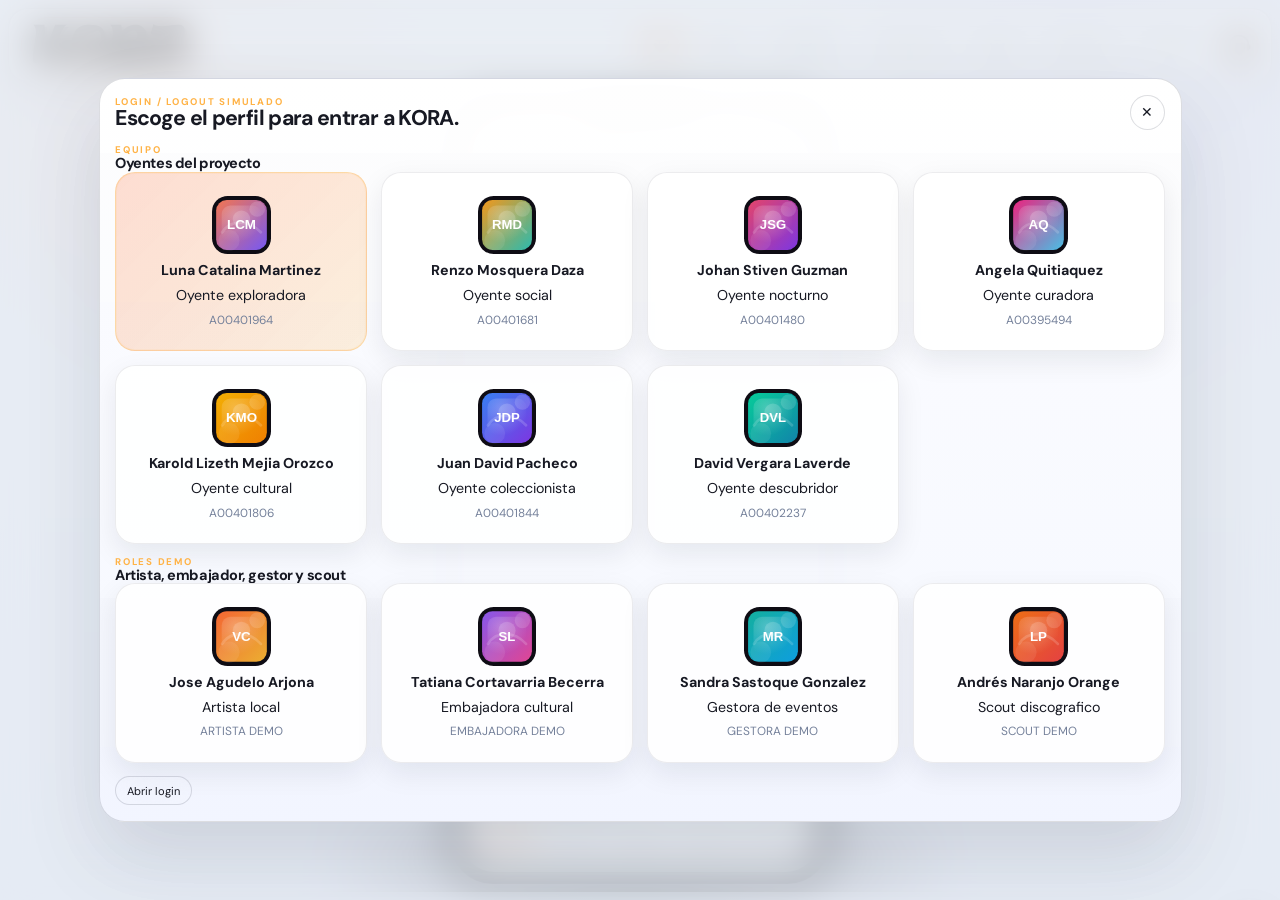
<file: index.html>
<!DOCTYPE html>
    <html lang="es">
    <head>
        <meta charset="UTF-8">
        <meta name="viewport" content="width=device-width, initial-scale=1.0">
        <title>KORA · prototipo app demo</title>
        <link rel="icon" href="assets/img/icono.svg" type="image/svg+xml">
        <link rel="preconnect" href="https://fonts.googleapis.com">
        <link rel="preconnect" href="https://fonts.gstatic.com" crossorigin>
        <link href="https://fonts.googleapis.com/css2?family=Syne:wght@500;700;800&family=DM+Sans:wght@400;500;700&display=swap" rel="stylesheet">
        <script>try{const raw=localStorage.getItem('kora-prototype-v3-state');const parsed=raw?JSON.parse(raw):null;document.documentElement.dataset.theme=parsed?.settings?.themeMode==='dark'?'dark':'light';document.documentElement.dataset.immersive=parsed?.immersive?'true':'false';}catch(error){document.documentElement.dataset.theme='light';document.documentElement.dataset.immersive='false';}</script>
        <link rel="stylesheet" href="assets/css/styles.css">
    </head>
    <body>
    <div class="app-page">
        <header class="shell-toolbar">
            <div class="brand-lockup brand-lockup--shell" data-go-home tabindex="0" role="button" aria-label="Ir al inicio de KORA">
          <span class="brand-word-wrap">
            <img class="brand-word" src="assets/img/logo.svg" alt="KORA">
          </span>
            </div>
            <div class="shell-actions">
                <div class="device-switches" role="tablist" aria-label="Cambiar dispositivo">
                    <button class="toolbar-btn is-active" type="button" data-device-option="phone">Celular</button>
                    <button class="toolbar-btn" type="button" data-device-option="tablet">Tablet</button>
                    <button class="toolbar-btn" type="button" data-device-option="desktop">Computador</button>
                </div>
                <div class="toolbar-utilities">
                    <button class="toolbar-btn" type="button" data-theme-toggle>Modo oscuro</button>
                    <button class="toolbar-btn" type="button" data-expand-toggle>Expandir</button>
                    <button class="toolbar-btn" type="button" data-open-login>Perfiles demo</button>
                    <button class="toolbar-btn" type="button" data-reset-state>Reiniciar</button>
                </div>
                <span class="brand-mark--shell" data-go-home tabindex="0" role="button" aria-label="Ir al inicio de KORA">
                    <img src="assets/img/icono.svg" alt="Marca KORA">
                </span>
            </div>
        </header>
    
        <main class="stage">
            <section class="device-shell">
                <div class="device-frame" data-device-frame="phone">
                    <div class="device-hardware">
                        <div class="device-notch"></div>
                        <div class="device-camera"></div>
                        <div class="device-speaker"></div>
                        <div class="device-tablet-bar"></div>
                        <div class="device-led"></div>
                    </div>
    
                    <div class="device-screen">
                        <div class="app-surface" data-device-shell data-device="phone">
                            <aside class="app-sidebar">
                                <div class="sidebar-brand">
                                    <div class="sidebar-brand-lockup" data-go-home tabindex="0" role="button" aria-label="Ir al inicio de KORA">
                                        <img src="assets/img/icono.svg" alt="Marca KORA">
                                    </div>
                                    <button class="profile-chip" type="button" data-open-login>
                                        <img src="assets/img/luna-catalina-martinez.svg" alt="Perfil" data-profile-avatar>
                                        <div>
                                            <strong data-profile-name>Luna Catalina Martinez</strong>
                                            <span data-profile-role>Oyente exploradora</span>
                                        </div>
                                    </button>
                                </div>
    
                                <nav class="sidebar-nav" aria-label="Secciones">
                                    <button class="nav-link is-active" type="button" data-view-target="discover">Descubrir</button>
                                    <button class="nav-link" type="button" data-view-target="player">Player</button>
                                    <button class="nav-link" type="button" data-view-target="events">Eventos</button>
                                    <button class="nav-link" type="button" data-view-target="community">Comunidad</button>
                                    <button class="nav-link" type="button" data-view-target="profile">Perfil</button>
                                </nav>
    
                                <div class="sidebar-stack">
                                    <article class="panel-card compact-card">
                                        <p class="eyebrow">Cuenta activa</p>
                                        <strong data-profile-level>Nivel demo</strong>
                                        <div class="pill-row">
                                            <span class="mini-pill">XP <strong data-profile-xp>0</strong></span>
                                            <span class="mini-pill">Racha <strong data-profile-streak>0</strong></span>
                                        </div>
                                    </article>
                                    <article class="panel-card compact-card">
                                        <p class="eyebrow">Accesos</p>
                                        <div class="sidebar-actions">
                                            <button class="soft-btn" type="button" data-open-settings>Ajustes</button>
                                            <button class="soft-btn" type="button" data-open-team>Equipo KORA</button>
                                        </div>
                                    </article>
                                </div>
                            </aside>
    
                            <div class="status-bar">
                                <span data-live-time>00:00</span>
                                <div class="status-icons">
                                    <span>5G</span>
                                    <span class="status-icon status-icon--signal"></span>
                                    <span class="status-icon"></span>
                                    <span class="status-icon status-icon--battery"></span>
                                </div>
                            </div>
    
                            <header class="app-header">
                                <div class="device-brandbar" data-go-home tabindex="0" role="button" aria-label="Ir al inicio de KORA">
                                    <img src="assets/img/icono.svg" alt="Marca KORA">
                                </div>
                                <div class="profile-main">
                                    <img src="assets/img/luna-catalina-martinez.svg" alt="Perfil" class="profile-main-avatar" data-profile-avatar>
                                    <div>
                                        <p class="eyebrow">KORA demo</p>
                                        <h1 class="app-title" data-profile-name>Luna Catalina Martinez</h1>
                                        <p class="profile-sub" data-profile-role>Oyente exploradora</p>
                                    </div>
                                </div>
                                <div class="header-actions">
                                    <button class="icon-btn" type="button" aria-label="Cambiar tema" data-theme-toggle-icon>☾</button>
                                    <button class="icon-btn" type="button" aria-label="Expandir interfaz" title="Expandir" data-expand-toggle-icon>⤢</button>
                                    <button class="icon-btn" type="button" aria-label="Abrir ajustes" data-open-settings>⚙</button>
                                </div>
                            </header>
    
                            <button class="icon-btn immersive-fab" type="button" aria-label="Expandir interfaz" title="Expandir" data-expand-toggle-icon>⤢</button>
    
                            <section class="app-main content-scroll">
                                <section class="view is-active" data-view="discover">
                                    <article class="hero-card" data-featured-card></article>
                                    <article class="panel-card role-demo-spotlight hidden" data-role-demo-spotlight></article>
    
                                    <div class="section-head">
                                        <div>
                                            <p class="eyebrow">Capsulas</p>
                                            <h2 class="section-title">Descubrir con contexto</h2>
                                        </div>
                                        <button class="soft-btn small-btn" type="button" data-cycle-capsules>Siguiente</button>
                                    </div>
                                    <div class="capsule-feed" data-capsule-feed></div>
    
                                    <div class="dual-grid">
                                        <article class="panel-card">
                                            <div class="panel-head">
                                                <strong>Tablero de hallazgos</strong>
                                                <span class="mini-pill" data-saved-count>0</span>
                                            </div>
                                            <div class="stack-list" data-saved-board></div>
                                        </article>
                                        <article class="panel-card">
                                            <div class="panel-head">
                                                <strong>Etiquetas culturales</strong>
                                                <span class="mini-pill">curaduria local</span>
                                            </div>
                                            <div class="tag-cloud" data-discover-tags></div>
                                            <p class="helper-copy">Las cápsulas priorizan identidad local, validación rápida y contexto cultural.</p>
                                        </article>
                                    </div>
                                </section>
    
                                <section class="view" data-view="player">
                                    <article class="player-card">
                                        <img class="player-cover" src="assets/img/cover-valentina-cruz.svg" alt="Cover" data-player-cover>
                                        <div class="player-meta">
                                            <p class="eyebrow">Capsula activa</p>
                                            <h2 data-player-track>Rio de Fuego</h2>
                                            <p data-player-name>Valentina Cruz · R&B afrolatino</p>
                                            <p class="player-story" data-player-story></p>
                                            <div class="pill-row">
                                                <span class="mini-pill" data-player-duration>2:00</span>
                                                <span class="mini-pill" data-player-match>94% match</span>
                                                <button class="mini-pill interactive-pill" type="button" data-toggle-preview>Full demo</button>
                                            </div>
                                        </div>
                                    </article>
    
                                    <article class="panel-card">
                                        <div class="audio-progress-wrap">
                                            <input type="range" min="0" max="120" step="0.1" value="0" data-player-range>
                                            <div class="player-times">
                                                <span data-player-current>0:00</span>
                                                <span data-player-total>2:00</span>
                                            </div>
                                        </div>
                                        <div class="player-controls">
                                            <button class="icon-btn big-icon" type="button" data-player-prev aria-label="Anterior">⟨</button>
                                            <button class="primary-btn player-toggle" type="button" data-player-toggle>Reproducir</button>
                                            <button class="icon-btn big-icon" type="button" data-player-next aria-label="Siguiente">⟩</button>
                                        </div>
                                        <div class="player-actions">
                                            <button class="soft-btn" type="button" data-player-like>Like</button>
                                            <button class="soft-btn" type="button" data-player-save>Guardar</button>
                                            <button class="soft-btn" type="button" data-player-share>Compartir</button>
                                        </div>
                                    </article>
    
                                    <div class="dual-grid">
                                        <article class="panel-card">
                                            <div class="panel-head">
                                                <strong>Cola demo</strong>
                                                <span class="mini-pill">audio real</span>
                                            </div>
                                            <div class="queue-list" data-player-queue></div>
                                        </article>
                                        <article class="panel-card">
                                            <div class="panel-head">
                                                <strong>Lectura rapida</strong>
                                                <span class="mini-pill">barrio / escena / idioma</span>
                                            </div>
                                            <div class="insight-stack" data-player-insights></div>
                                        </article>
                                    </div>
    
                                    <div class="dual-grid dual-grid--reviews">
                                        <article class="panel-card">
                                            <div class="panel-head">
                                                <strong>Reseñas y cápsulas</strong>
                                                <span class="mini-pill" data-review-summary-count>0 reseñas</span>
                                            </div>
                                            <div class="review-summary" data-player-review-summary></div>
                                            <form class="review-form" data-review-form></form>
                                        </article>
                                        <article class="panel-card">
                                            <div class="panel-head">
                                                <strong>Comunidad</strong>
                                                <span class="mini-pill" data-review-average>Sin rating</span>
                                            </div>
                                            <div class="review-list" data-review-list></div>
                                        </article>
                                    </div>
                                </section>
    
                                <section class="view" data-view="events">
                                    <div class="dual-grid dual-grid--events">
                                        <article class="map-card panel-card">
                                            <div class="panel-head">
                                                <strong>Mapa de eventos</strong>
                                                <span class="mini-pill">sin GPS real</span>
                                            </div>
                                            <div class="map-surface" data-event-map></div>
                                        </article>
                                        <article class="panel-card" data-event-preview></article>
                                    </div>
    
                                    <article class="panel-card">
                                        <div class="panel-head">
                                            <strong>Ruta territorial</strong>
                                            <span class="mini-pill" data-event-count>0 eventos</span>
                                        </div>
                                        <div class="events-grid" data-events-list></div>
                                    </article>
                                </section>
    
                                <section class="view" data-view="community">
                                    <div class="dual-grid dual-grid--community">
                                        <article class="panel-card" data-playlist-card></article>
                                        <article class="panel-card panel-card--share">
                                            <details class="community-share-disclosure" data-community-share-details>
                                                <summary class="panel-head community-share-summary">
                                                    <strong>Compartir cápsula</strong>
                                                    <span class="community-share-summary-actions">
                                                        <span class="mini-pill community-share-state community-share-state--closed">Expandir</span>
                                                        <span class="mini-pill community-share-state community-share-state--open">Ocultar</span>
                                                    </span>
                                                </summary>
                                                <div class="community-share-panel">
                                                    <div class="share-grid" data-share-grid></div>
                                                    <div class="community-actions">
                                                        <button class="primary-btn" type="button" data-add-playlist>Aportar a playlist</button>
                                                        <button class="soft-btn" type="button" data-open-team>Ver equipo</button>
                                                    </div>
                                                </div>
                                            </details>
                                        </article>
                                    </div>
    
                                    <div class="dual-grid">
                                        <article class="panel-card">
                                            <div class="panel-head">
                                                <strong>Ranking de usuarios</strong>
                                                <span class="mini-pill">gamificacion</span>
                                            </div>
                                            <div class="stack-list" data-user-leaderboard></div>
                                        </article>
                                        <article class="panel-card">
                                            <div class="panel-head">
                                                <strong>Ranking de artistas</strong>
                                                <span class="mini-pill">visibilidad local</span>
                                            </div>
                                            <div class="stack-list" data-artist-leaderboard></div>
                                        </article>
                                    </div>
                                </section>
    
                                <section class="view" data-view="profile">
                                    <article class="panel-card role-demo-workspace hidden" data-role-demo-workspace></article>
    
                                    <div class="dual-grid dual-grid--profile">
                                        <article class="panel-card" data-profile-overview></article>
                                        <article class="panel-card">
                                            <div class="panel-head">
                                                <strong>Sellos y logros</strong>
                                                <span class="mini-pill">pasaporte</span>
                                            </div>
                                            <div class="stamp-grid" data-stamps-grid-main></div>
                                            <button class="soft-btn full-btn" type="button" data-open-team>Equipo KORA</button>
                                        </article>
                                    </div>
    
                                    <div class="dual-grid">
                                        <article class="panel-card">
                                            <div class="panel-head">
                                                <strong>Mis favoritos</strong>
                                                <span class="mini-pill">guardados</span>
                                            </div>
                                            <div class="favorites-grid" data-favorite-list></div>
                                        </article>
                                        <article class="panel-card">
                                            <div class="panel-head">
                                                <strong>Badges activos</strong>
                                                <span class="mini-pill">perfil</span>
                                            </div>
                                            <div class="tag-cloud" data-badge-list></div>
                                            <div class="profile-actions">
                                                <button class="soft-btn" type="button" data-open-settings>Editar ajustes</button>
                                                <button class="soft-btn" type="button" data-open-login>Cambiar perfil</button>
                                            </div>
                                        </article>
                                    </div>
                                </section>
                            </section>
    
                            <aside class="app-rail content-scroll">
                                <article class="panel-card" data-now-playing-card></article>
                                <article class="panel-card">
                                    <div class="panel-head">
                                        <strong>Misiones</strong>
                                        <span class="mini-pill">objetivos</span>
                                    </div>
                                    <div class="missions-list" data-missions-list></div>
                                </article>
                                <article class="panel-card">
                                    <div class="panel-head">
                                        <strong>Pasaporte cultural</strong>
                                        <span class="mini-pill">sellos</span>
                                    </div>
                                    <div class="stamp-grid" data-stamps-grid-rail></div>
                                </article>
                            </aside>
    
                            <nav class="bottom-nav" aria-label="Navegacion movil">
                                <button class="is-active" type="button" data-view-target="discover" aria-label="Inicio" title="Inicio">
                                    <svg viewBox="0 0 24 24" aria-hidden="true"><path d="M3 10.5 12 3l9 7.5"></path><path d="M5.5 9.5V21h13V9.5"></path><path d="M9.5 21v-6h5v6"></path></svg>
                                </button>
                                <button type="button" data-view-target="player" aria-label="Player" title="Player">
                                    <svg viewBox="0 0 24 24" aria-hidden="true"><circle cx="12" cy="12" r="9"></circle><path d="m10 8 6 4-6 4z"></path></svg>
                                </button>
                                <button type="button" data-view-target="events" aria-label="Eventos" title="Eventos">
                                    <svg viewBox="0 0 24 24" aria-hidden="true"><rect x="4" y="5" width="16" height="15" rx="3"></rect><path d="M8 3v4"></path><path d="M16 3v4"></path><path d="M4 10h16"></path></svg>
                                </button>
                                <button type="button" data-view-target="community" aria-label="Comunidad" title="Comunidad">
                                    <svg viewBox="0 0 24 24" aria-hidden="true"><path d="M16 21v-2a4 4 0 0 0-4-4H7a4 4 0 0 0-4 4v2"></path><circle cx="9.5" cy="8" r="3"></circle><path d="M21 21v-2a4 4 0 0 0-3-3.87"></path><path d="M15 5.13a3 3 0 0 1 0 5.74"></path></svg>
                                </button>
                                <button type="button" data-view-target="profile" aria-label="Perfil" title="Perfil">
                                    <svg viewBox="0 0 24 24" aria-hidden="true"><path d="M20 21a8 8 0 0 0-16 0"></path><circle cx="12" cy="8" r="4"></circle></svg>
                                </button>
                            </nav>
                        </div>
                    </div>
                </div>
            </section>
        </main>
    </div>
    
    <div class="overlay" data-login-overlay>
        <div class="overlay-card overlay-card--wide">
            <div class="overlay-head">
                <div>
                    <p class="eyebrow">Login / logout simulado</p>
                    <h2>Escoge el perfil para entrar a KORA.</h2>
                </div>
                <button class="icon-btn" type="button" data-close-login>✕</button>
            </div>
            <div class="overlay-sections">
                <section>
                    <div class="section-head simple-head">
                        <div>
                            <p class="eyebrow">Equipo</p>
                            <h3 class="section-title small-title">Oyentes del proyecto</h3>
                        </div>
                    </div>
                    <div class="profile-grid" data-team-profiles></div>
                </section>
                <section>
                    <div class="section-head simple-head">
                        <div>
                            <p class="eyebrow">Roles demo</p>
                            <h3 class="section-title small-title">Artista, embajador, gestor y scout</h3>
                        </div>
                    </div>
                    <div class="profile-grid" data-role-profiles></div>
                </section>
            </div>
            <div class="overlay-actions">
                <button class="soft-btn" type="button" data-go-login-page>Abrir login</button>
            </div>
        </div>
    </div>
    
    <div class="overlay" data-settings-overlay>
        <div class="overlay-card">
            <div class="overlay-head">
                <div>
                    <p class="eyebrow">Ajustes</p>
                    <h2>Configuración de la demo.</h2>
                </div>
                <button class="icon-btn" type="button" data-close-settings>✕</button>
            </div>
            <div class="settings-stack" data-settings-content></div>
            <div class="overlay-actions">
                <button class="soft-btn" type="button" data-open-login>Cambiar perfil</button>
                <button class="danger-btn" type="button" data-logout>Logout</button>
            </div>
        </div>
    </div>
    
    <div class="overlay" data-team-overlay>
        <div class="overlay-card">
            <div class="overlay-head">
                <div>
                    <p class="eyebrow">Equipo KORA</p>
                    <h2>Equipo de desarrollo.</h2>
                </div>
                <button class="icon-btn" type="button" data-close-team>✕</button>
            </div>
            <div class="team-modal-grid" data-team-modal-grid></div>
        </div>
    </div>
    
    <div class="overlay" data-scanner-overlay>
        <div class="overlay-card">
            <div class="overlay-head">
                <div>
                    <p class="eyebrow">Check-in QR</p>
                    <h2 data-scanner-title>Escanear evento</h2>
                </div>
                <button class="icon-btn" type="button" data-close-scanner>✕</button>
            </div>
            <div class="scanner-layout">
                <img class="scanner-poster" src="assets/img/poster-festival-centro.svg" alt="Poster del evento" data-scanner-poster>
                <div class="scanner-side">
                    <img class="scanner-qr" src="assets/img/qr-festival-centro.svg" alt="QR del evento" data-scanner-qr>
                    <p class="helper-copy" data-scanner-copy>Escanea o usa la simulación para reclamar tu sello y XP.</p>
                    <div class="overlay-actions overlay-actions--column">
                        <button class="primary-btn" type="button" data-simulate-checkin>Simular escaneo</button>
                        <a class="soft-btn link-btn" href="qr-checkin.html?event=festival-centro" target="_blank" rel="noopener" data-open-qr-page>Abrir QR full page</a>
                    </div>
                </div>
            </div>
        </div>
    </div>
    
    <div class="toast" data-toast aria-live="polite"></div>
    
    <script src="assets/data/data.js"></script>
    <script type="module" src="assets/js/app.js"></script>
    </body>
    </html>
</file>
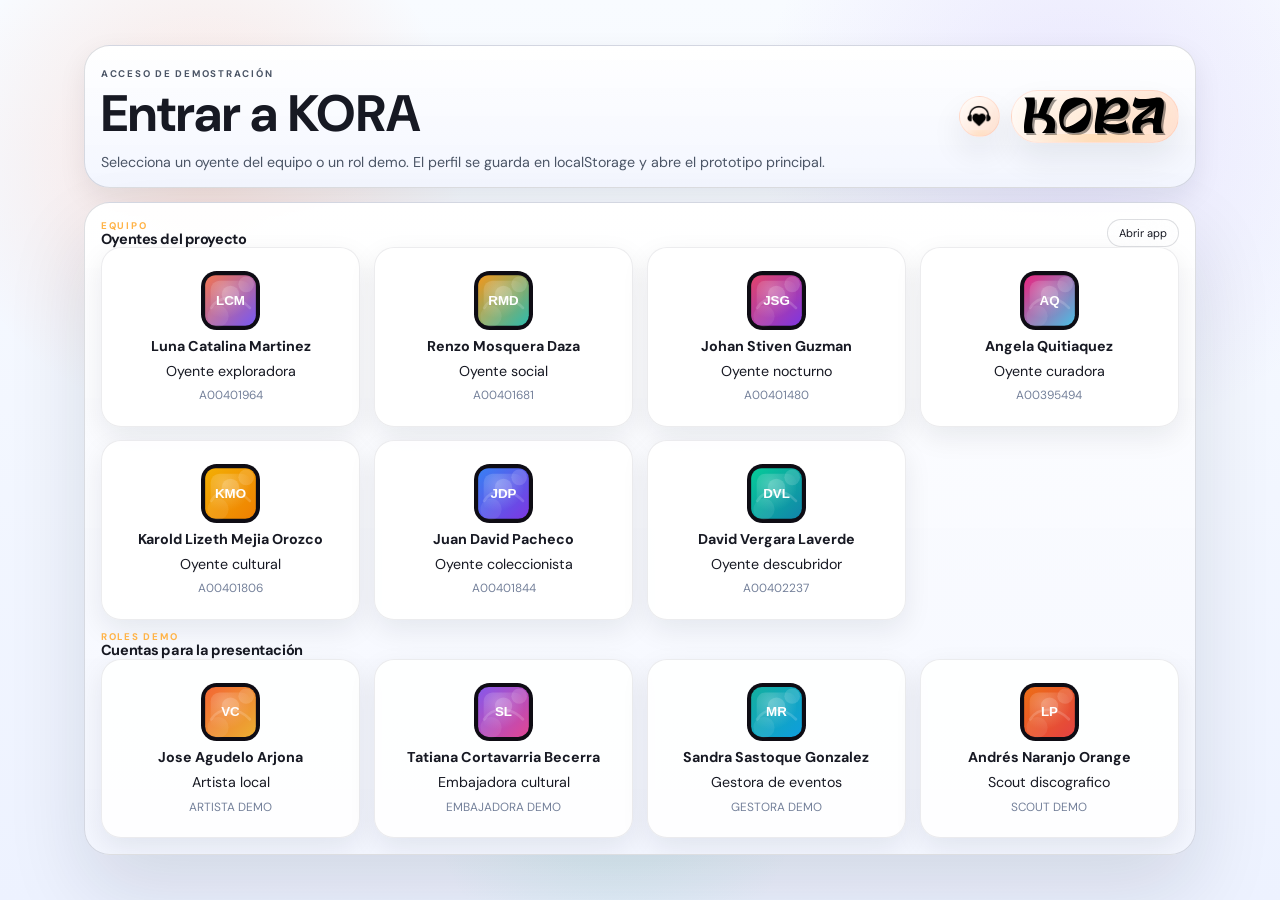
<file: login.html>
<!DOCTYPE html>
<html lang="es">
<head>
  <meta charset="UTF-8">
  <meta name="viewport" content="width=device-width, initial-scale=1.0">
  <title>KORA · login demo</title>
  <link rel="icon" href="assets/img/icono.svg" type="image/svg+xml">
  <link rel="preconnect" href="https://fonts.googleapis.com">
  <link rel="preconnect" href="https://fonts.gstatic.com" crossorigin>
  <link href="https://fonts.googleapis.com/css2?family=Syne:wght@500;700;800&family=DM+Sans:wght@400;500;700&display=swap" rel="stylesheet">
  <script>try{const raw=localStorage.getItem('kora-prototype-v3-state');const parsed=raw?JSON.parse(raw):null;document.documentElement.dataset.theme=parsed?.settings?.themeMode==='dark'?'dark':'light';}catch(error){document.documentElement.dataset.theme='light';}</script>
  <link rel="stylesheet" href="assets/css/styles.css">
  <style>
    body { display:flex; align-items:center; justify-content:center; padding:1.2rem; }
    .login-wrap { width:min(78rem,100%); display:grid; gap:1rem; }
    .login-hero { padding:1.1rem; border-radius:1.8rem; background:var(--overlay-card-surface); border:1px solid var(--line-strong); box-shadow:var(--shadow-md); display:flex; align-items:center; justify-content:space-between; gap:1rem; }
    .login-copy h1 { margin:0; font-family:var(--font-head); font-size:clamp(2rem,4vw,3.6rem); }
    .login-copy p { color:var(--text-soft); margin:0.4rem 0 0; }
    .login-brand { display:flex; gap:0.8rem; align-items:center; }
    .login-brand .brand-mark { width:3rem; height:3rem; }
    .login-brand .brand-word { width:10rem; }
    .login-card { width:min(78rem,100%); }
  </style>
</head>
<body>
<main class="login-wrap">
  <section class="login-hero">
    <div class="login-copy">
      <p class="eyebrow">Acceso de demostración</p>
      <h1>Entrar a KORA</h1>
      <p>Selecciona un oyente del equipo o un rol demo. El perfil se guarda en localStorage y abre el prototipo principal.</p>
    </div>
    <div class="login-brand">
        <span class="brand-mark--shell">
          <img src="assets/img/icono.svg" alt="Marca KORA">
        </span>
      <span class="brand-word-wrap"><img class="brand-word" src="assets/img/logo.svg" alt="KORA"></span>
    </div>
  </section>

  <section class="overlay-card login-card">
    <div class="overlay-sections">
      <section>
        <div class="section-head simple-head">
          <div>
            <p class="eyebrow">Equipo</p>
            <h2 class="section-title small-title">Oyentes del proyecto</h2>
          </div>
          <a class="soft-btn" href="index.html">Abrir app</a>
        </div>
        <div class="profile-grid" id="login-team-grid"></div>
      </section>
      <section>
        <div class="section-head simple-head">
          <div>
            <p class="eyebrow">Roles demo</p>
            <h2 class="section-title small-title">Cuentas para la presentación</h2>
          </div>
        </div>
        <div class="profile-grid" id="login-role-grid"></div>
      </section>
    </div>
  </section>
</main>

<script src="assets/data/data.js"></script>
<script type="module" src="assets/js/login.js"></script>
</body>
</html>
</file>
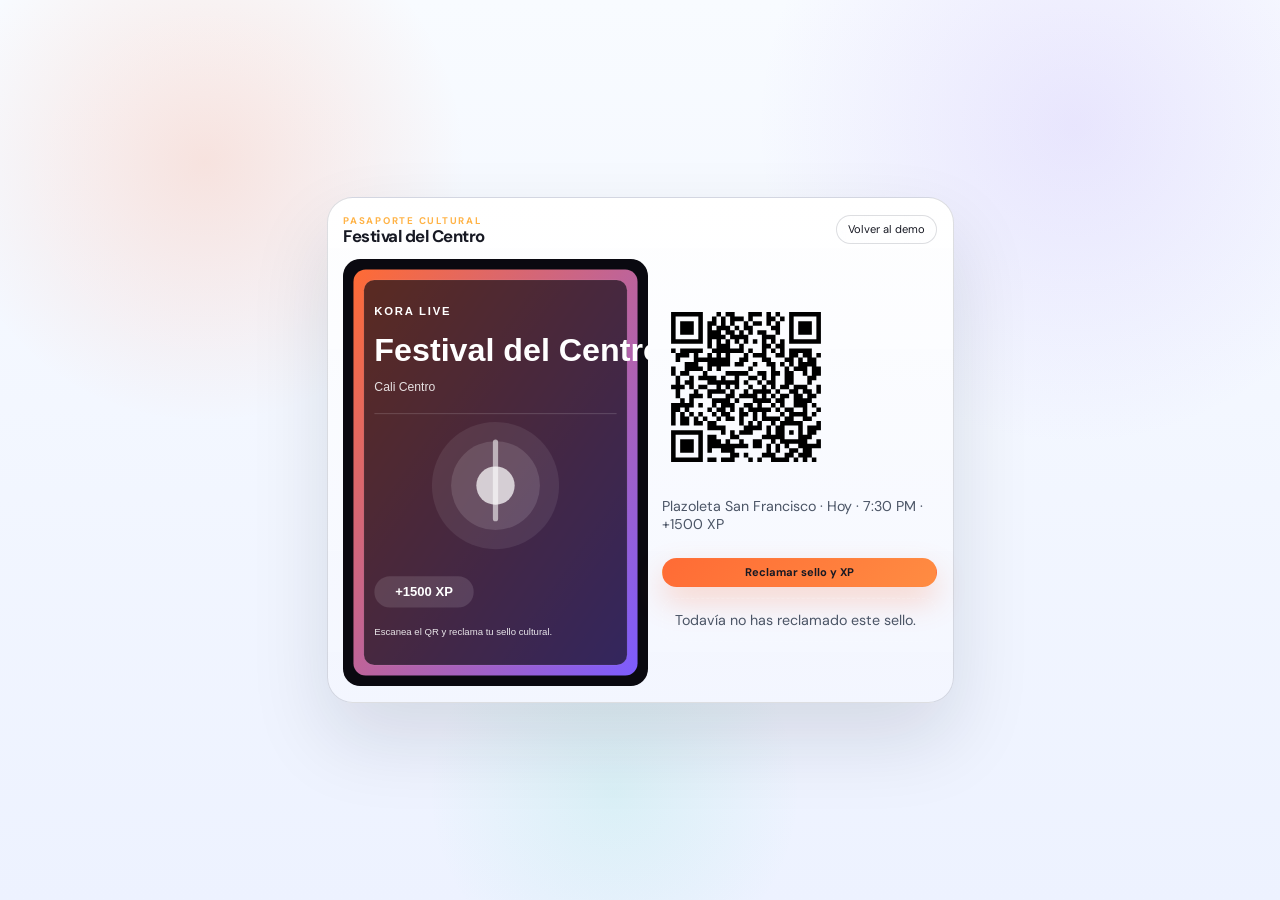
<file: qr-checkin.html>
<!DOCTYPE html>
<html lang="es">
<head>
  <meta charset="UTF-8">
  <meta name="viewport" content="width=device-width, initial-scale=1.0">
  <title>KORA · check-in QR</title>
  <link rel="icon" href="assets/img/icono.svg" type="image/svg+xml">
  <link rel="preconnect" href="https://fonts.googleapis.com">
  <link rel="preconnect" href="https://fonts.gstatic.com" crossorigin>
  <link href="https://fonts.googleapis.com/css2?family=Syne:wght@500;700;800&family=DM+Sans:wght@400;500;700&display=swap" rel="stylesheet">
  <script>try{const raw=localStorage.getItem('kora-prototype-v3-state');const parsed=raw?JSON.parse(raw):null;document.documentElement.dataset.theme=parsed?.settings?.themeMode==='dark'?'dark':'light';}catch(error){document.documentElement.dataset.theme='light';}</script>
  <link rel="stylesheet" href="assets/css/styles.css">
  <style>
    body { display:flex; justify-content:center; align-items:center; padding:1.2rem; }
    .qr-wrap { width:min(44rem,100%); display:grid; gap:1rem; }
    .qr-card { padding:1.1rem; border-radius:1.8rem; background:var(--overlay-card-surface); border:1px solid var(--line-strong); box-shadow:var(--shadow-xl); display:grid; gap:1rem; }
    .qr-layout { display:grid; grid-template-columns:1fr 0.9fr; gap:1rem; align-items:center; }
    .qr-layout img { border-radius:1.2rem; }
    @media (max-width: 780px) { .qr-layout { grid-template-columns:1fr; } }
  </style>
</head>
<body>
  <main class="qr-wrap">
    <section class="qr-card">
      <div class="panel-head">
        <div>
          <p class="eyebrow">Pasaporte cultural</p>
          <h1 class="section-title" id="event-name">Check-in KORA</h1>
        </div>
        <a class="soft-btn" href="index.html">Volver al demo</a>
      </div>
      <div class="qr-layout">
        <img id="event-poster" src="assets/img/poster-festival-centro.svg" alt="Poster del evento">
        <div class="settings-stack">
          <img id="event-qr" src="assets/img/qr-festival-centro.svg" alt="QR del evento">
          <p id="event-copy" class="helper-copy">Escanea o toca reclamar para simular el check-in.</p>
          <button class="primary-btn full-btn" id="claim-btn" type="button">Reclamar sello y XP</button>
          <div id="claim-state" class="empty-state">Todavía no has reclamado este sello.</div>
        </div>
      </div>
    </section>
  </main>

  <script src="assets/data/data.js"></script>
  <script type="module" src="assets/js/qr-checkin.js"></script>
</body>
</html>
</file>
<file: assets/css/styles.css>
@import url('./base.css');
@import url('./layout.css');
@import url('./theme.css');
@import url('./reviews.css');
@import url('./responsive.css');
</file>
